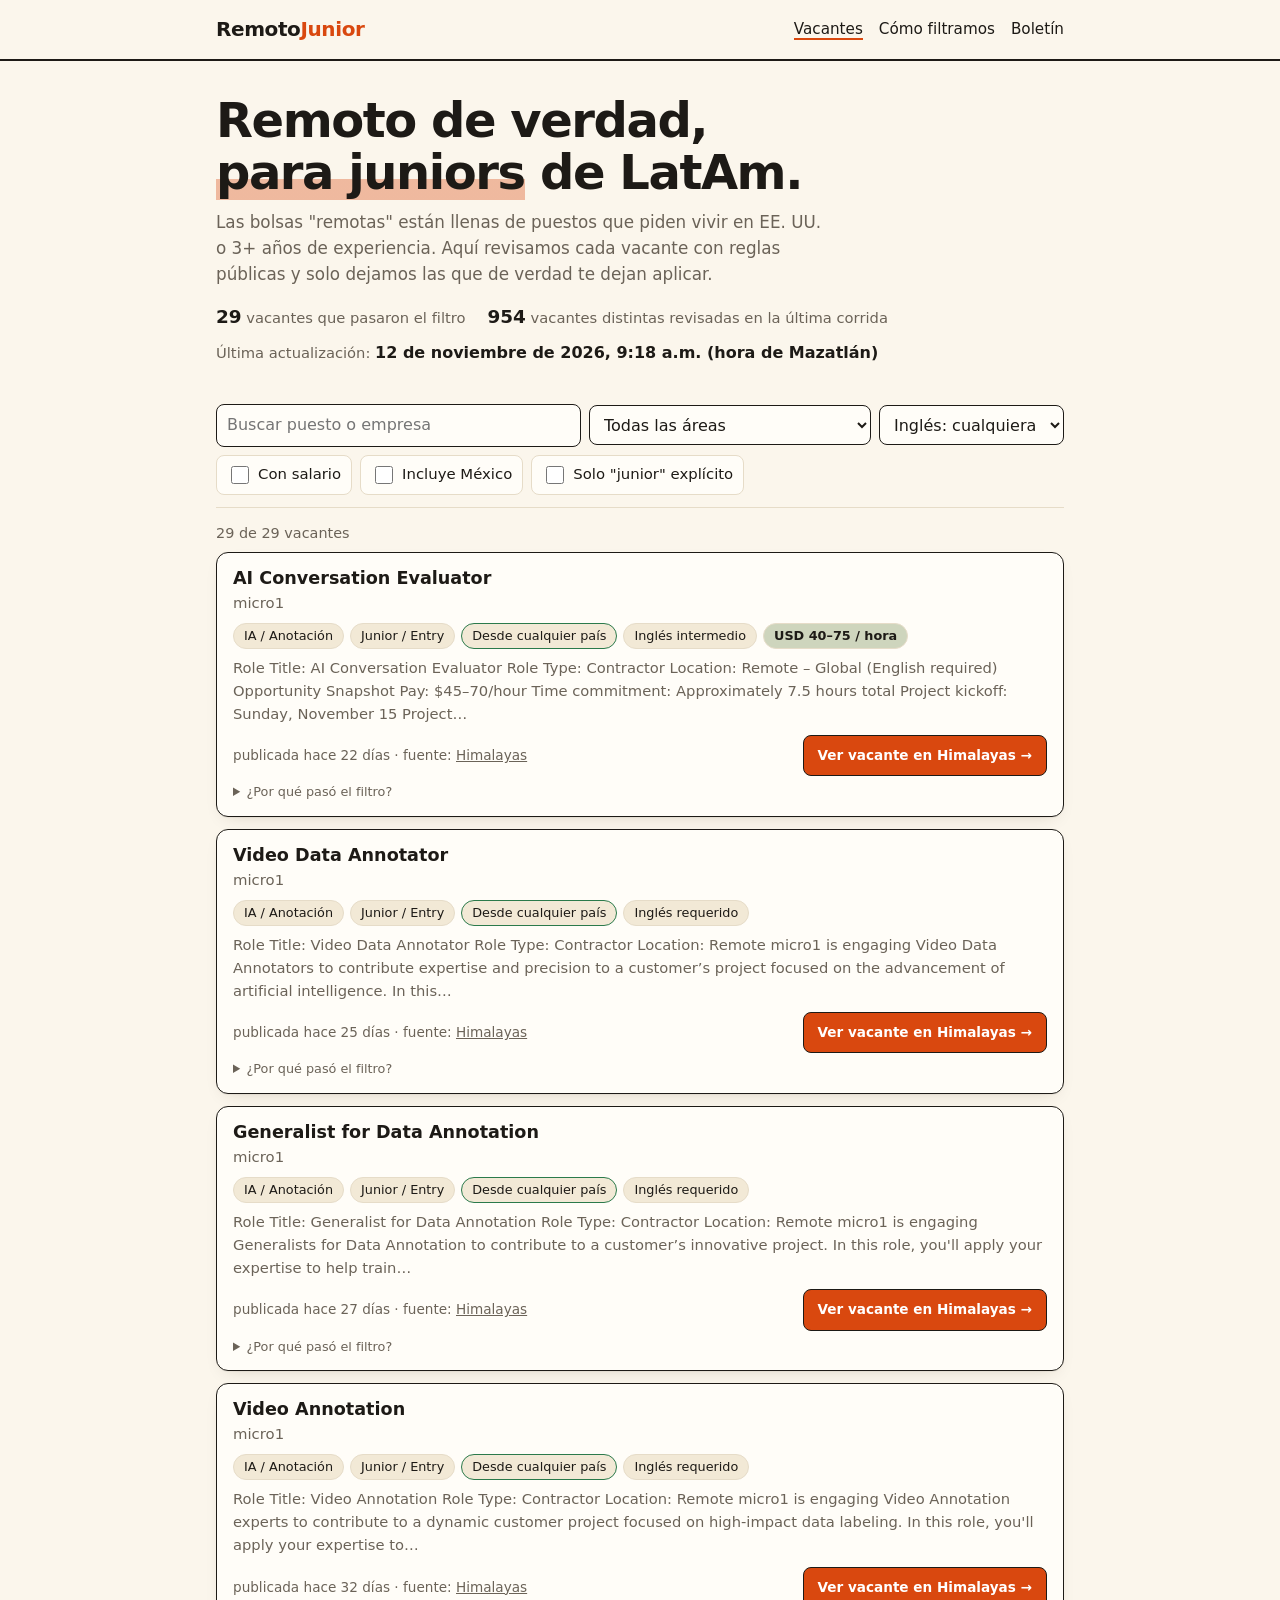
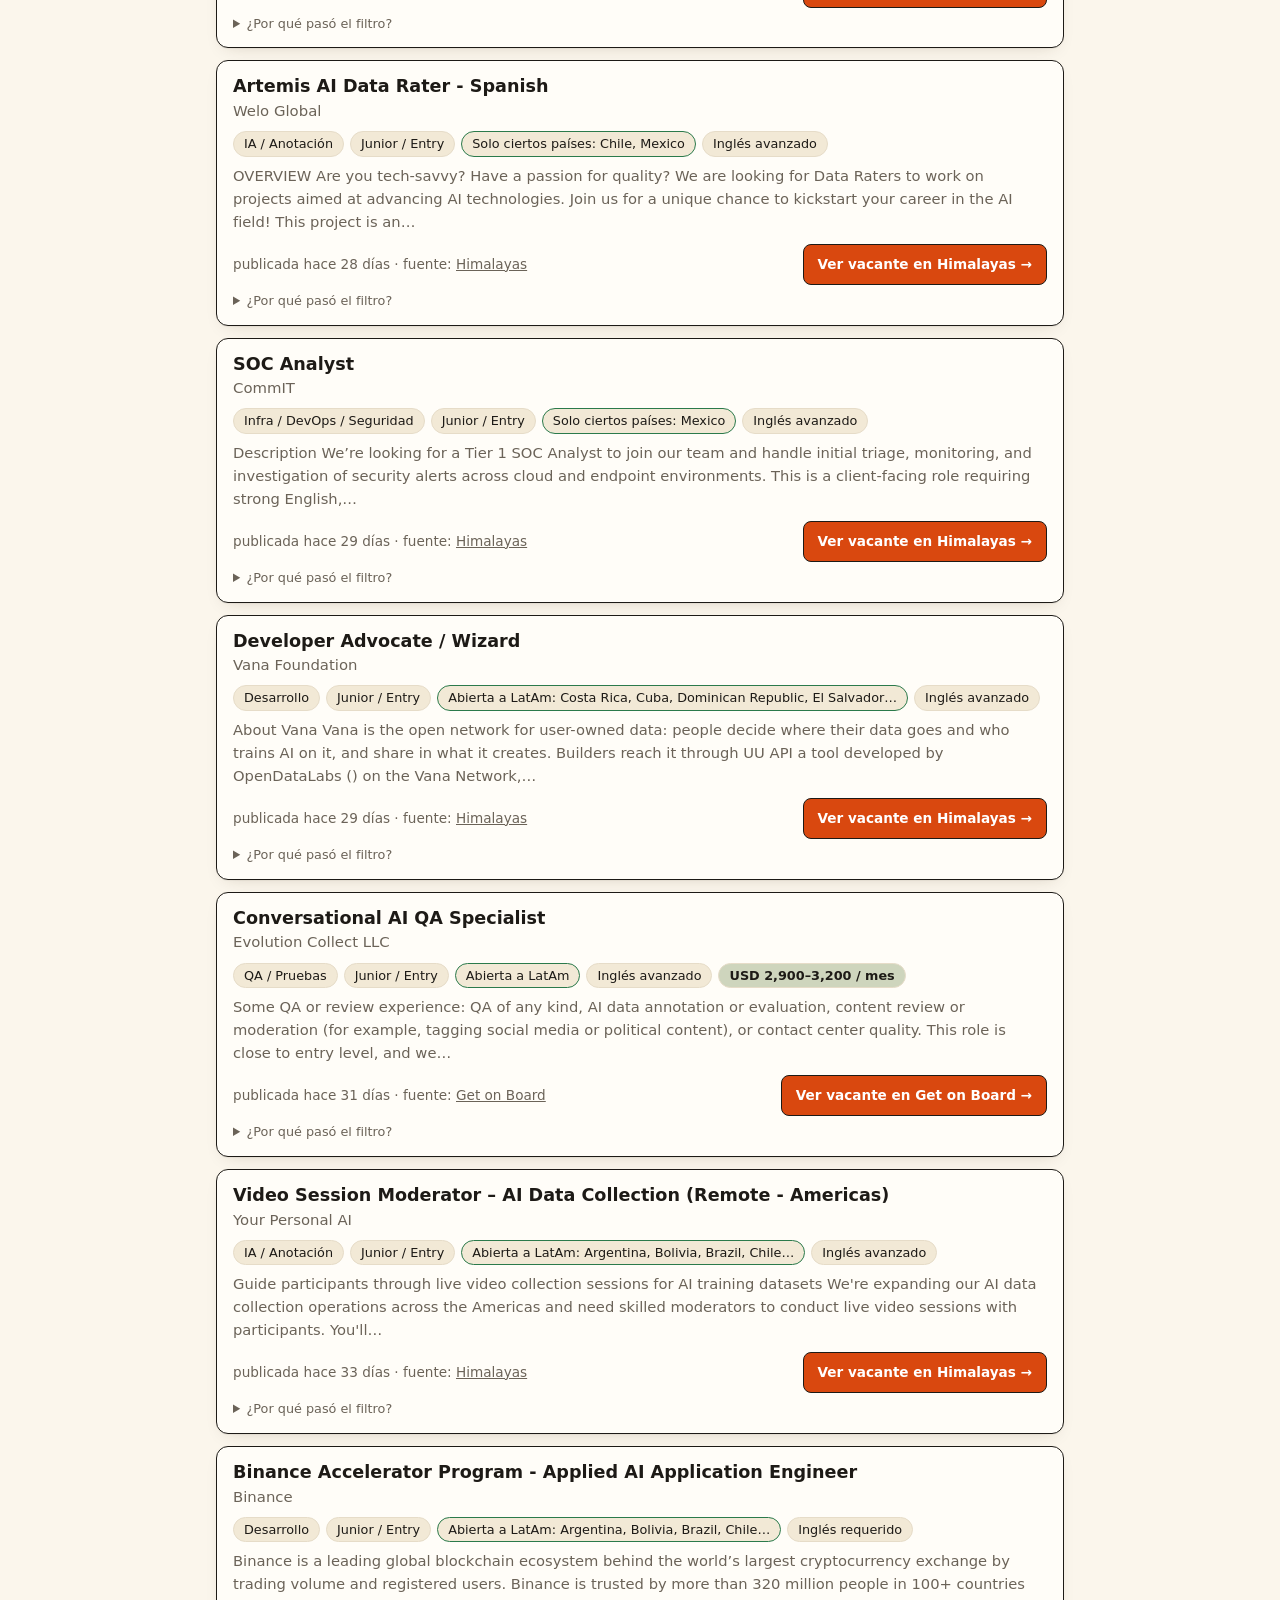
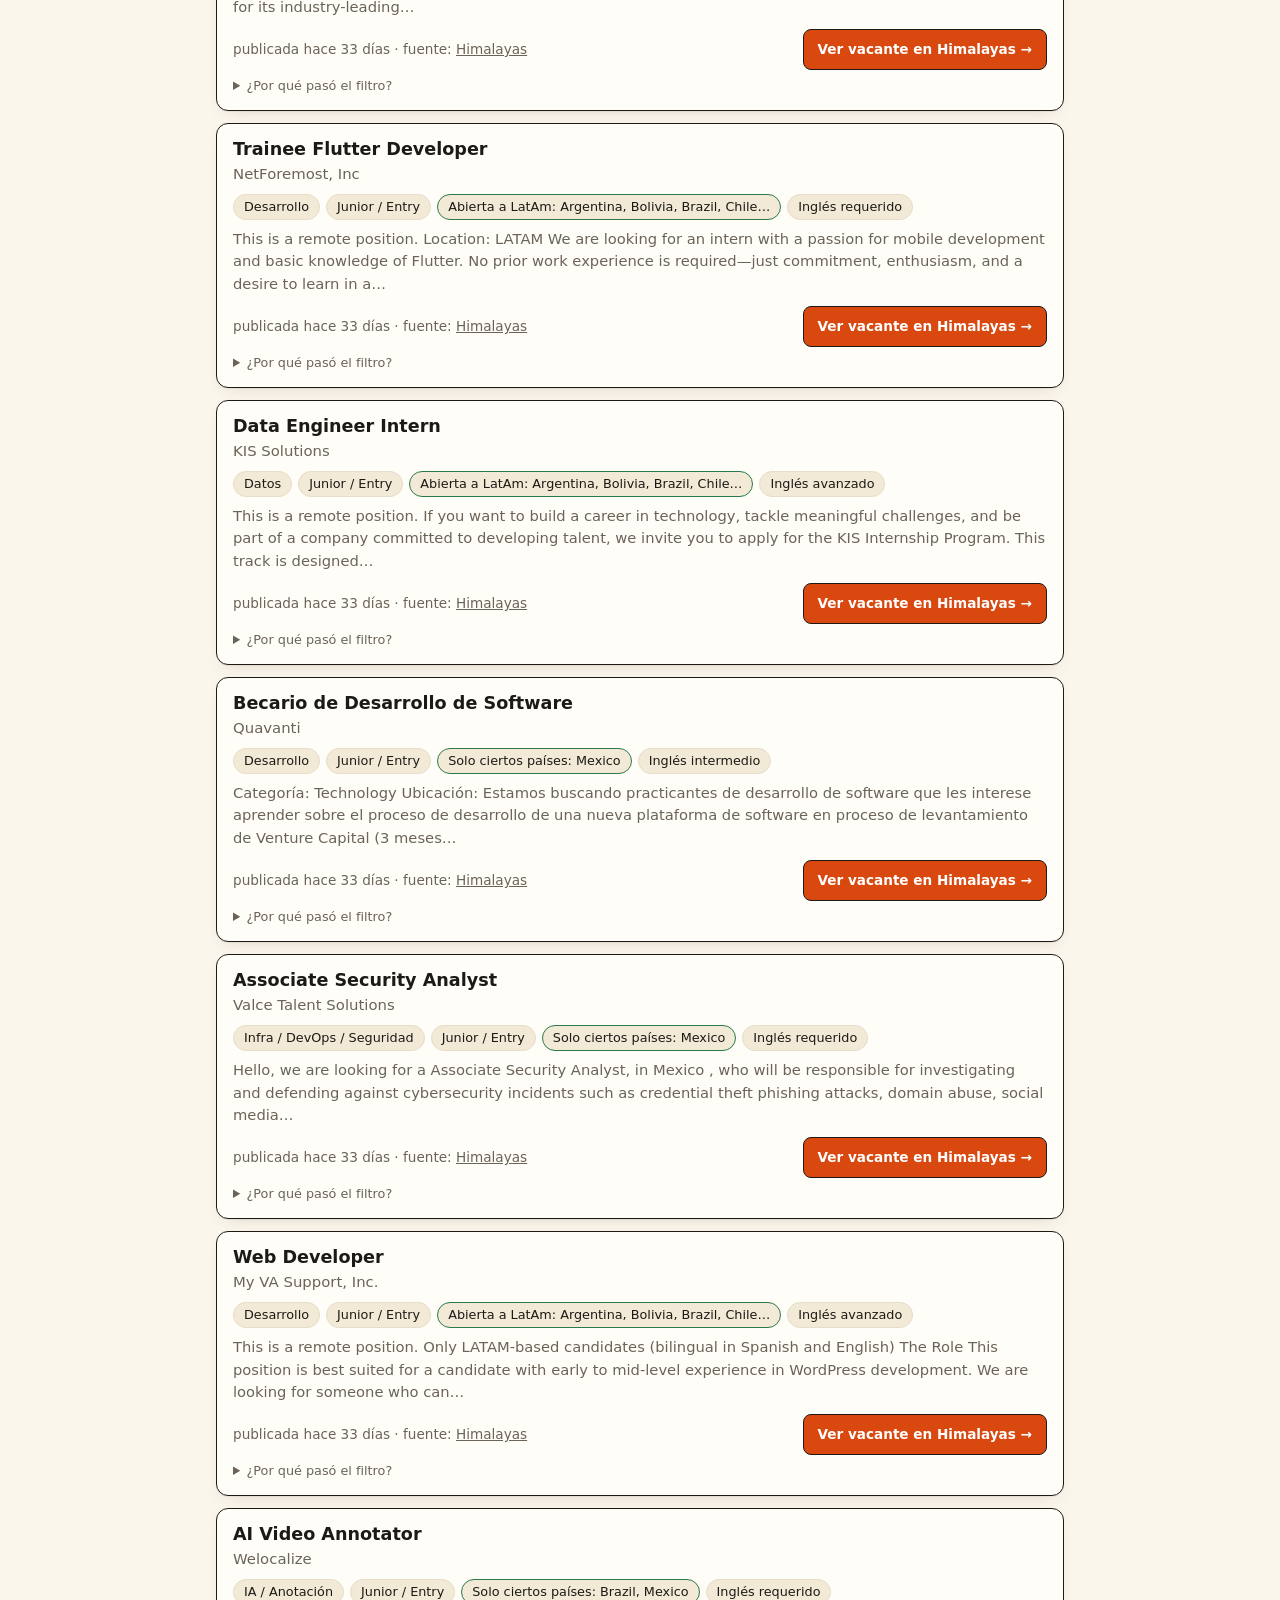
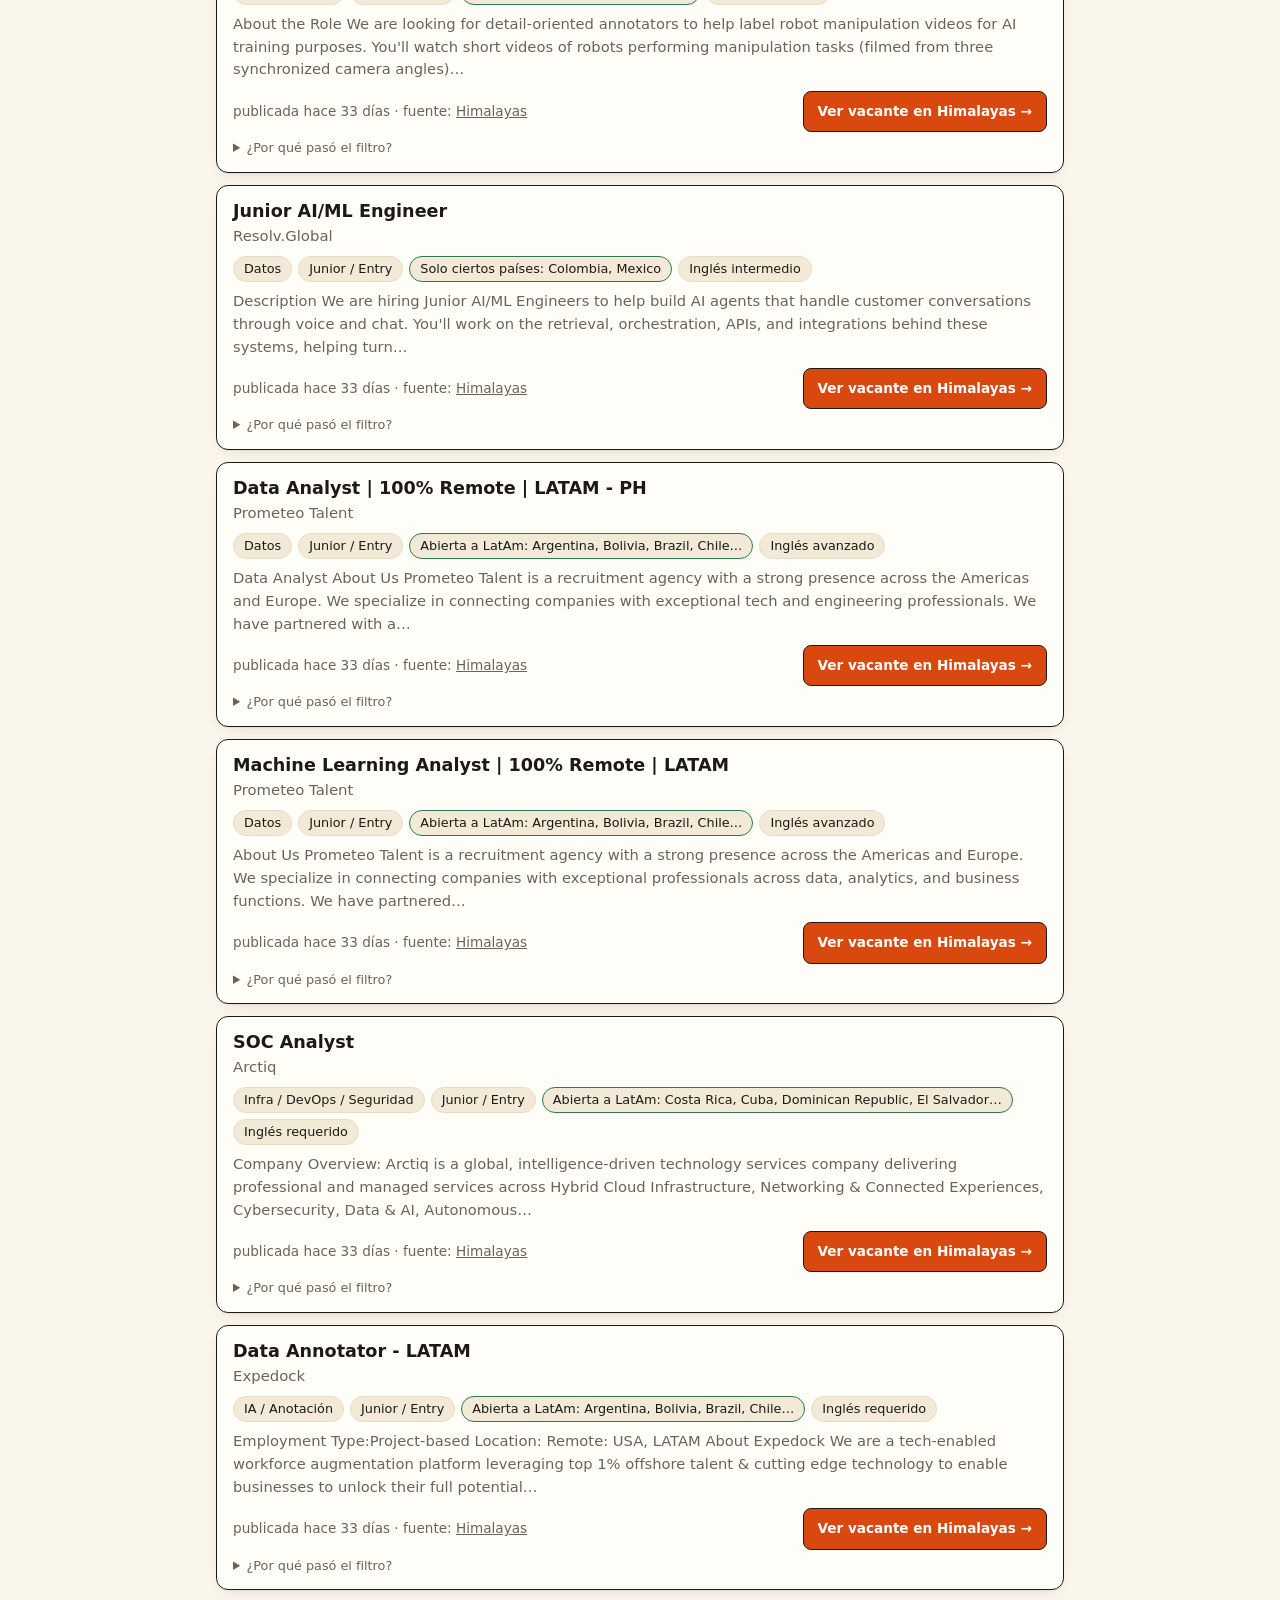
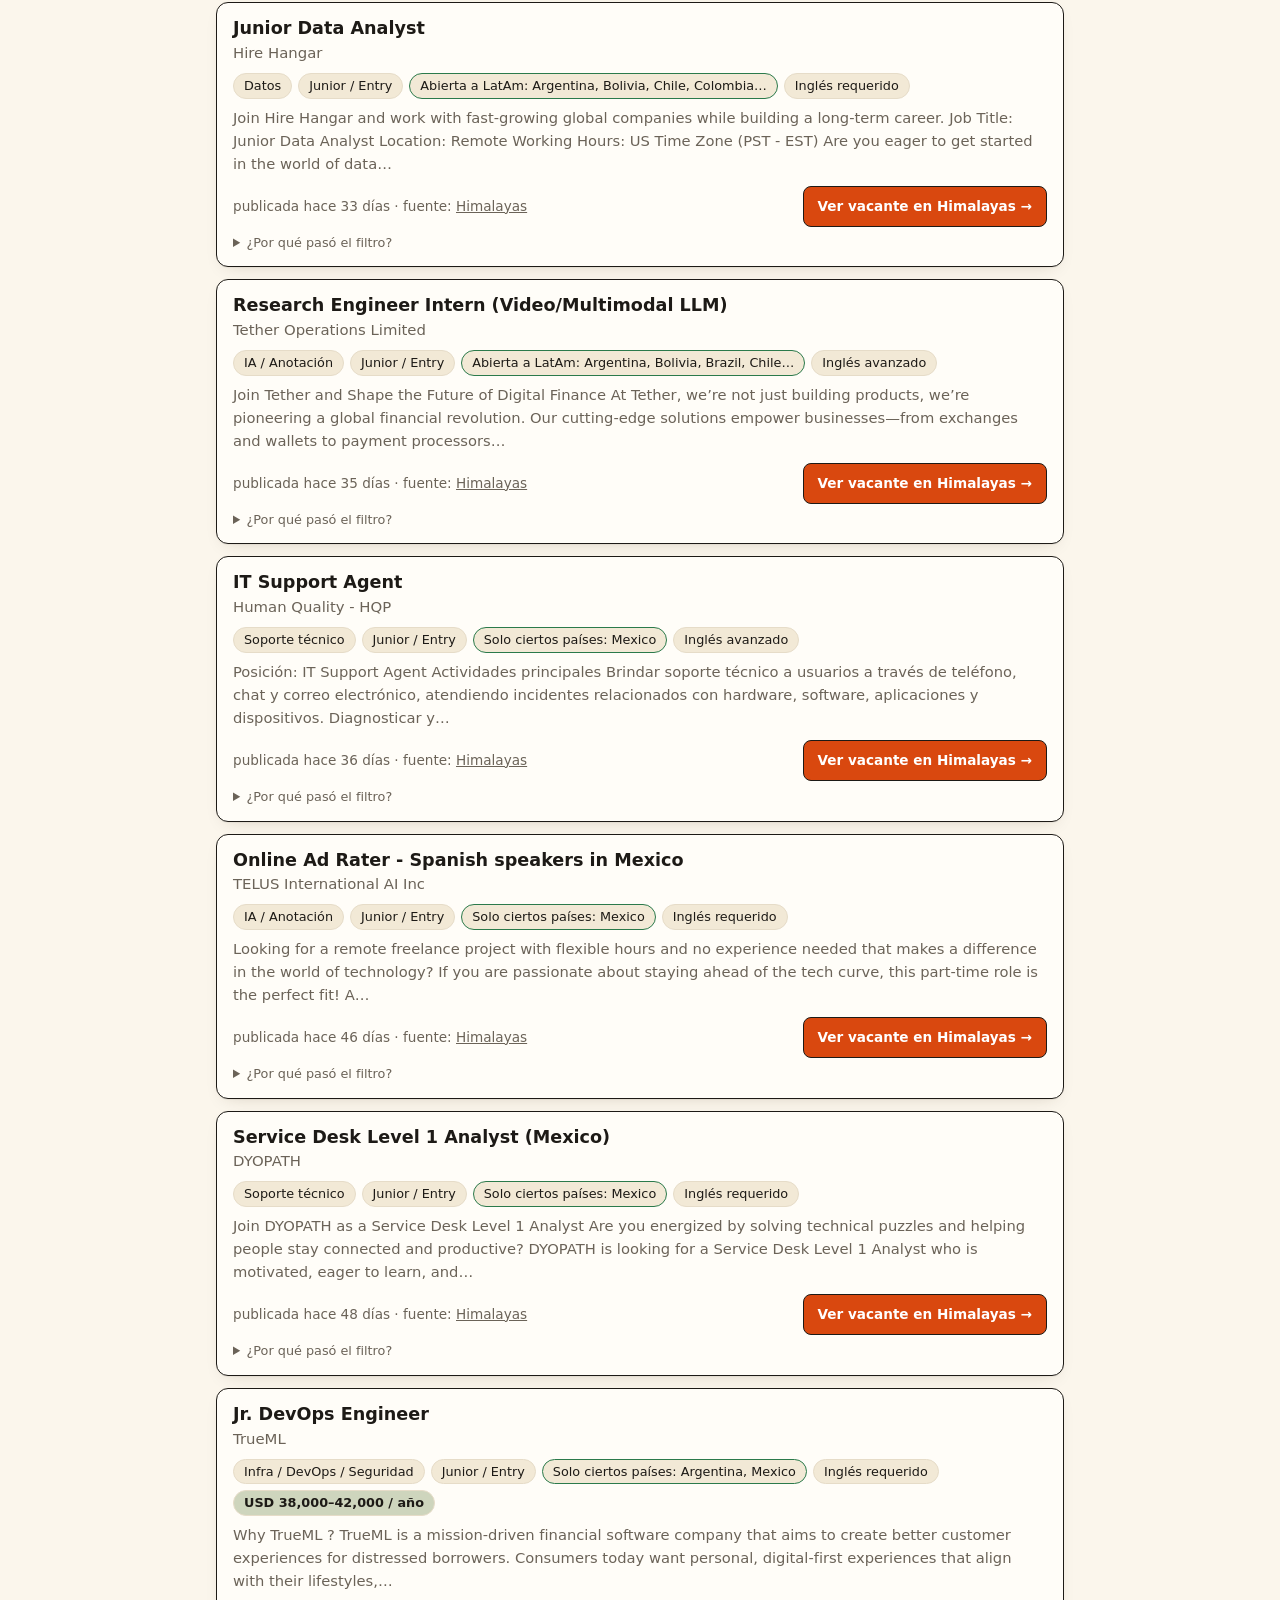
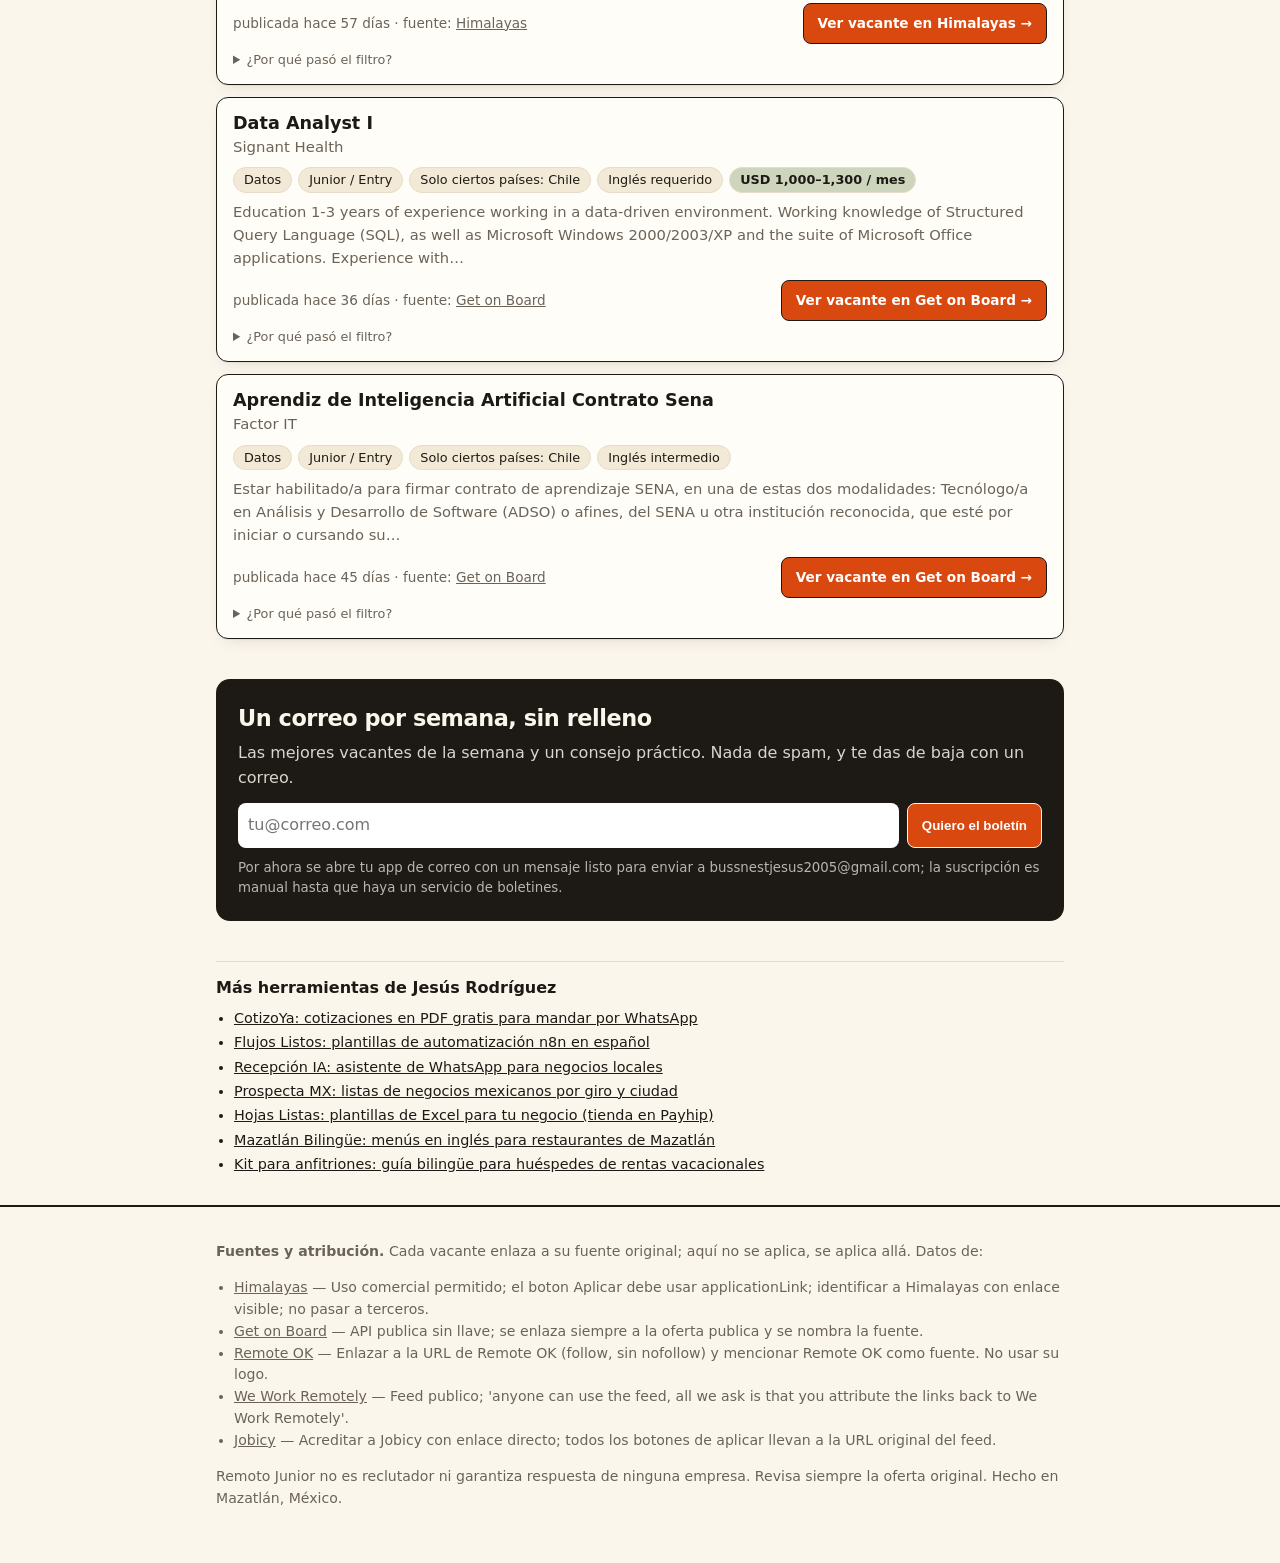
<file: index.html>
<!doctype html>
<html lang="es-MX">
<head>
<meta charset="utf-8">
<meta name="viewport" content="width=device-width,initial-scale=1">
<title>Remoto Junior: vacantes remotas para juniors de LatAm</title>
<meta name="description" content="Bolsa de vacantes remotas de tecnología para juniors de México y LatAm, filtradas con reglas públicas: sin residir en EE. UU. ni pedir 3+ años de experiencia.">
<link rel="canonical" href="https://jesus-jazisenot.github.io/remoto-junior/">
<meta property="og:type" content="website">
<meta property="og:site_name" content="Remoto Junior">
<meta property="og:locale" content="es_MX">
<meta property="og:title" content="Remoto Junior: vacantes remotas para juniors de LatAm">
<meta property="og:description" content="Bolsa de vacantes remotas de tecnología para juniors de México y LatAm, filtradas con reglas públicas: sin residir en EE. UU. ni pedir 3+ años de experiencia.">
<meta property="og:url" content="https://jesus-jazisenot.github.io/remoto-junior/">
<meta property="og:image" content="https://jesus-jazisenot.github.io/remoto-junior/og.png">
<meta property="og:image:width" content="1200">
<meta property="og:image:height" content="630">
<meta property="og:image:alt" content="Remoto Junior: Vacantes remotas reales para juniors de LatAm">
<meta name="twitter:card" content="summary_large_image">
<meta name="twitter:title" content="Remoto Junior: vacantes remotas para juniors de LatAm">
<meta name="twitter:description" content="Bolsa de vacantes remotas de tecnología para juniors de México y LatAm, filtradas con reglas públicas: sin residir en EE. UU. ni pedir 3+ años de experiencia.">
<meta name="twitter:image" content="https://jesus-jazisenot.github.io/remoto-junior/og.png">
<script type="application/ld+json">{"@context": "https://schema.org", "@type": "WebSite", "name": "Remoto Junior", "url": "https://jesus-jazisenot.github.io/remoto-junior/", "inLanguage": "es-MX", "author": {"@type": "Person", "name": "Jesús Rodríguez"}}</script>
<link rel="stylesheet" href="css/style.css">
</head>
<body>
<header class="top"><div class="wrap">
  <a class="logo" href="./">Remoto<b>Junior</b></a>
  <nav><a href="./" aria-current="page">Vacantes</a><a href="como-filtramos.html">Cómo filtramos</a><a href="#suscribir">Boletín</a></nav>
</div></header>

<main class="wrap">
  <section class="hero">
    <h1>Remoto de verdad, <em>para juniors</em> de LatAm.</h1>
    <p>Las bolsas "remotas" están llenas de puestos que piden vivir en EE. UU. o 3+ años de experiencia. Aquí revisamos cada vacante con reglas públicas y solo dejamos las que de verdad te dejan aplicar.</p>
    <div class="stats">
      <span><strong id="s-ok">–</strong> vacantes que pasaron el filtro</span>
      <span><strong id="s-in">–</strong> vacantes distintas revisadas en la última corrida</span>
      <span>Última actualización: <strong id="s-upd" style="font-size:1rem">–</strong></span>
    </div>
  </section>

  <section class="filters" aria-label="Filtros"><div class="row">
    <input id="q" type="search" placeholder="Buscar puesto o empresa" aria-label="Buscar puesto o empresa">
    <select id="area" aria-label="Área"><option value="">Todas las áreas</option></select>
    <select id="ing" aria-label="Inglés requerido">
      <option value="">Inglés: cualquiera</option>
      <option value="sin">Sin inglés</option>
      <option value="hasta_inter">Hasta intermedio</option>
      <option value="avanzado">Solo avanzado</option>
    </select>
    <label class="chk"><input type="checkbox" id="sal"> Con salario</label>
    <label class="chk"><input type="checkbox" id="mx"> Incluye México</label>
    <label class="chk"><input type="checkbox" id="jr"> Solo "junior" explícito</label>
  </div></section>

  <p id="count" role="status" aria-live="polite"></p>
  <ul class="jobs" id="list"><li class="empty">Cargando vacantes…</li></ul>

  <section class="sub" id="suscribir">
    <h2>Un correo por semana, sin relleno</h2>
    <p>Las mejores vacantes de la semana y un consejo práctico. Nada de spam, y te das de baja con un correo.</p>
    <form id="sub-form">
      <input id="sub-mail" type="email" required placeholder="tu@correo.com" aria-label="Tu correo">
      <button class="btn" type="submit">Quiero el boletín</button>
    </form>
    <small>Por ahora se abre tu app de correo con un mensaje listo para enviar a bussnestjesus2005@gmail.com; la suscripción es manual hasta que haya un servicio de boletines.</small>
  </section>
<aside class="mas" aria-labelledby="mas-t"><h2 id="mas-t">Más herramientas de Jesús Rodríguez</h2><ul><li><a href="https://jesus-jazisenot.github.io/cotizoya/">CotizoYa: cotizaciones en PDF gratis para mandar por WhatsApp</a></li><li><a href="https://jesus-jazisenot.github.io/flujos-listos/">Flujos Listos: plantillas de automatización n8n en español</a></li><li><a href="https://jesus-jazisenot.github.io/recepcion-ia/">Recepción IA: asistente de WhatsApp para negocios locales</a></li><li><a href="https://jesus-jazisenot.github.io/prospecta-mx/">Prospecta MX: listas de negocios mexicanos por giro y ciudad</a></li><li><a href="https://payhip.com/HojasListas">Hojas Listas: plantillas de Excel para tu negocio (tienda en Payhip)</a></li><li><a href="https://jesus-jazisenot.github.io/mazatlan-bilingue/">Mazatlán Bilingüe: menús en inglés para restaurantes de Mazatlán</a></li><li><a href="https://jesus-jazisenot.github.io/kit-anfitriones/">Kit para anfitriones: guía bilingüe para huéspedes de rentas vacacionales</a></li></ul></aside>
</main>

<footer><div class="wrap">
  <p><strong>Fuentes y atribución.</strong> Cada vacante enlaza a su fuente original; aquí no se aplica, se aplica allá. Datos de:</p>
  <ul id="src"></ul>
  <p>Remoto Junior no es reclutador ni garantiza respuesta de ninguna empresa. Revisa siempre la oferta original. Hecho en Mazatlán, México.</p>
</div></footer>
<script src="js/app.js"></script>
</body>
</html>
</file>
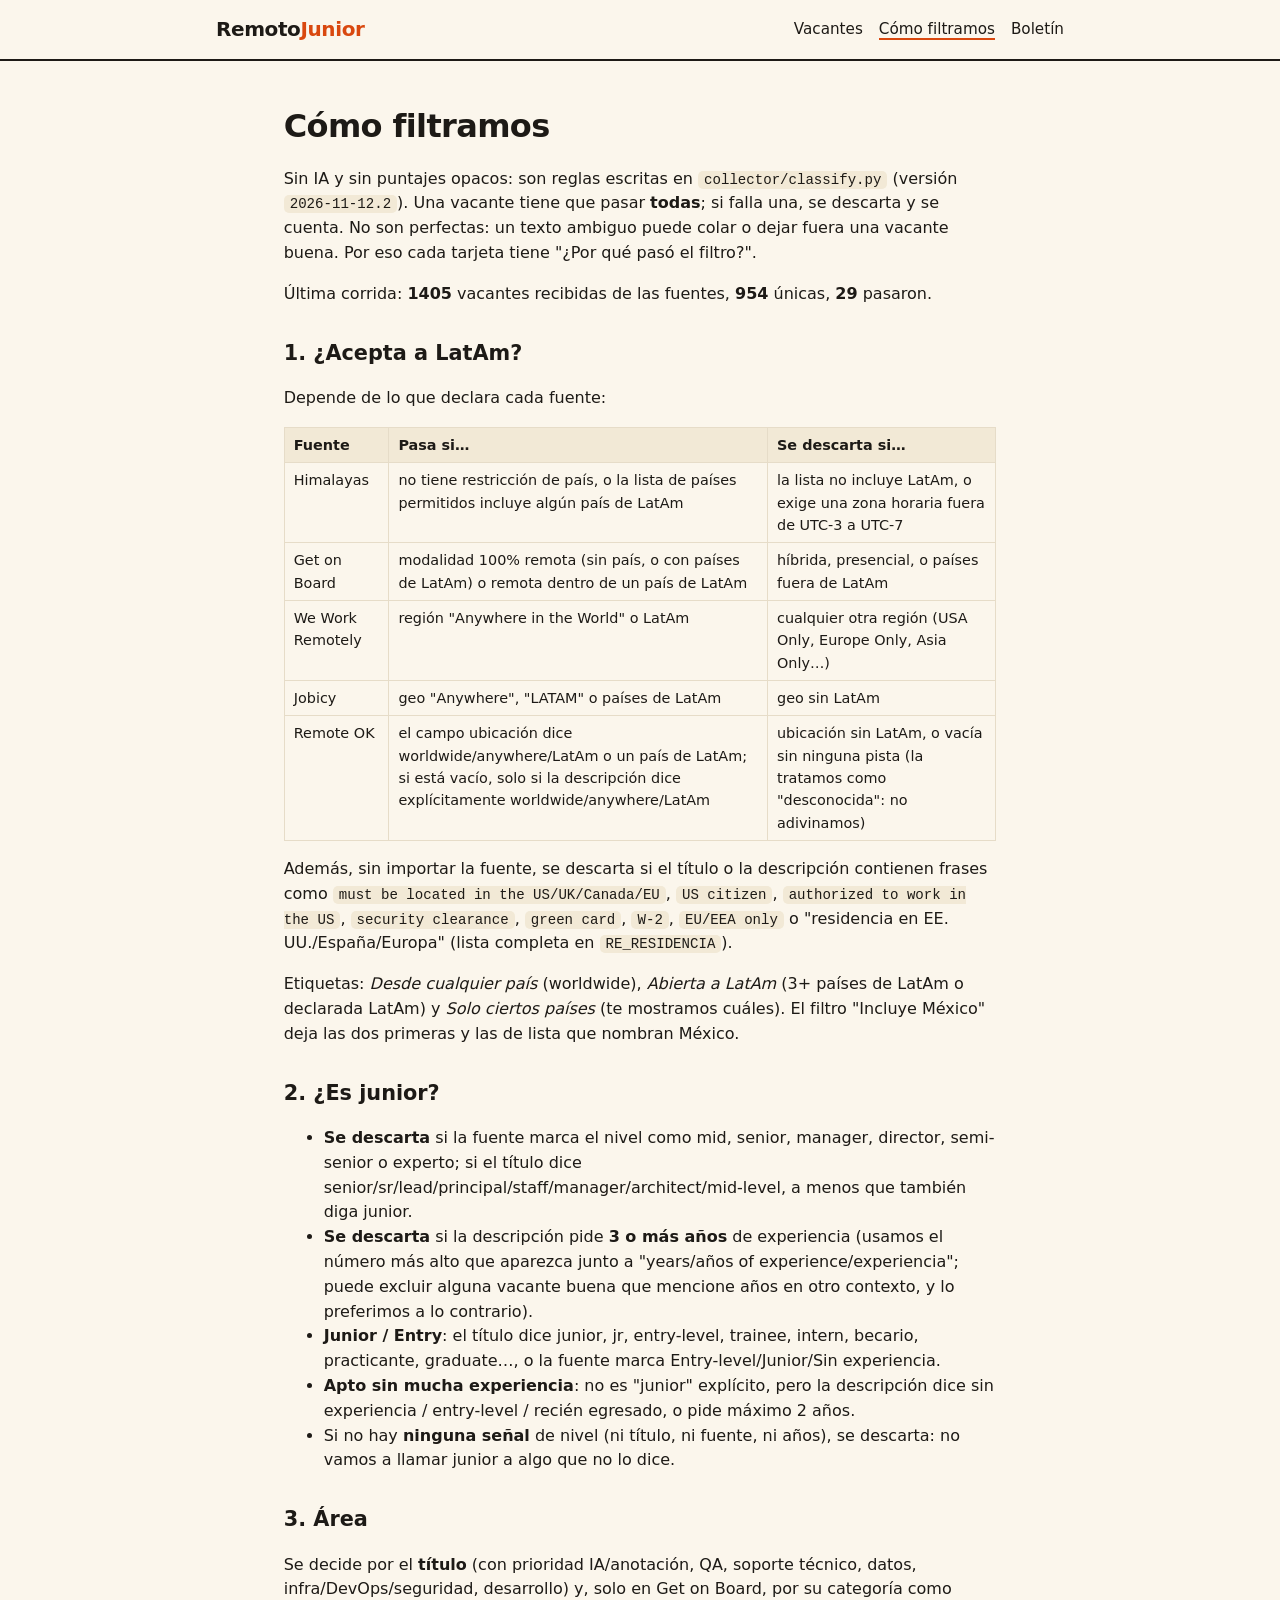
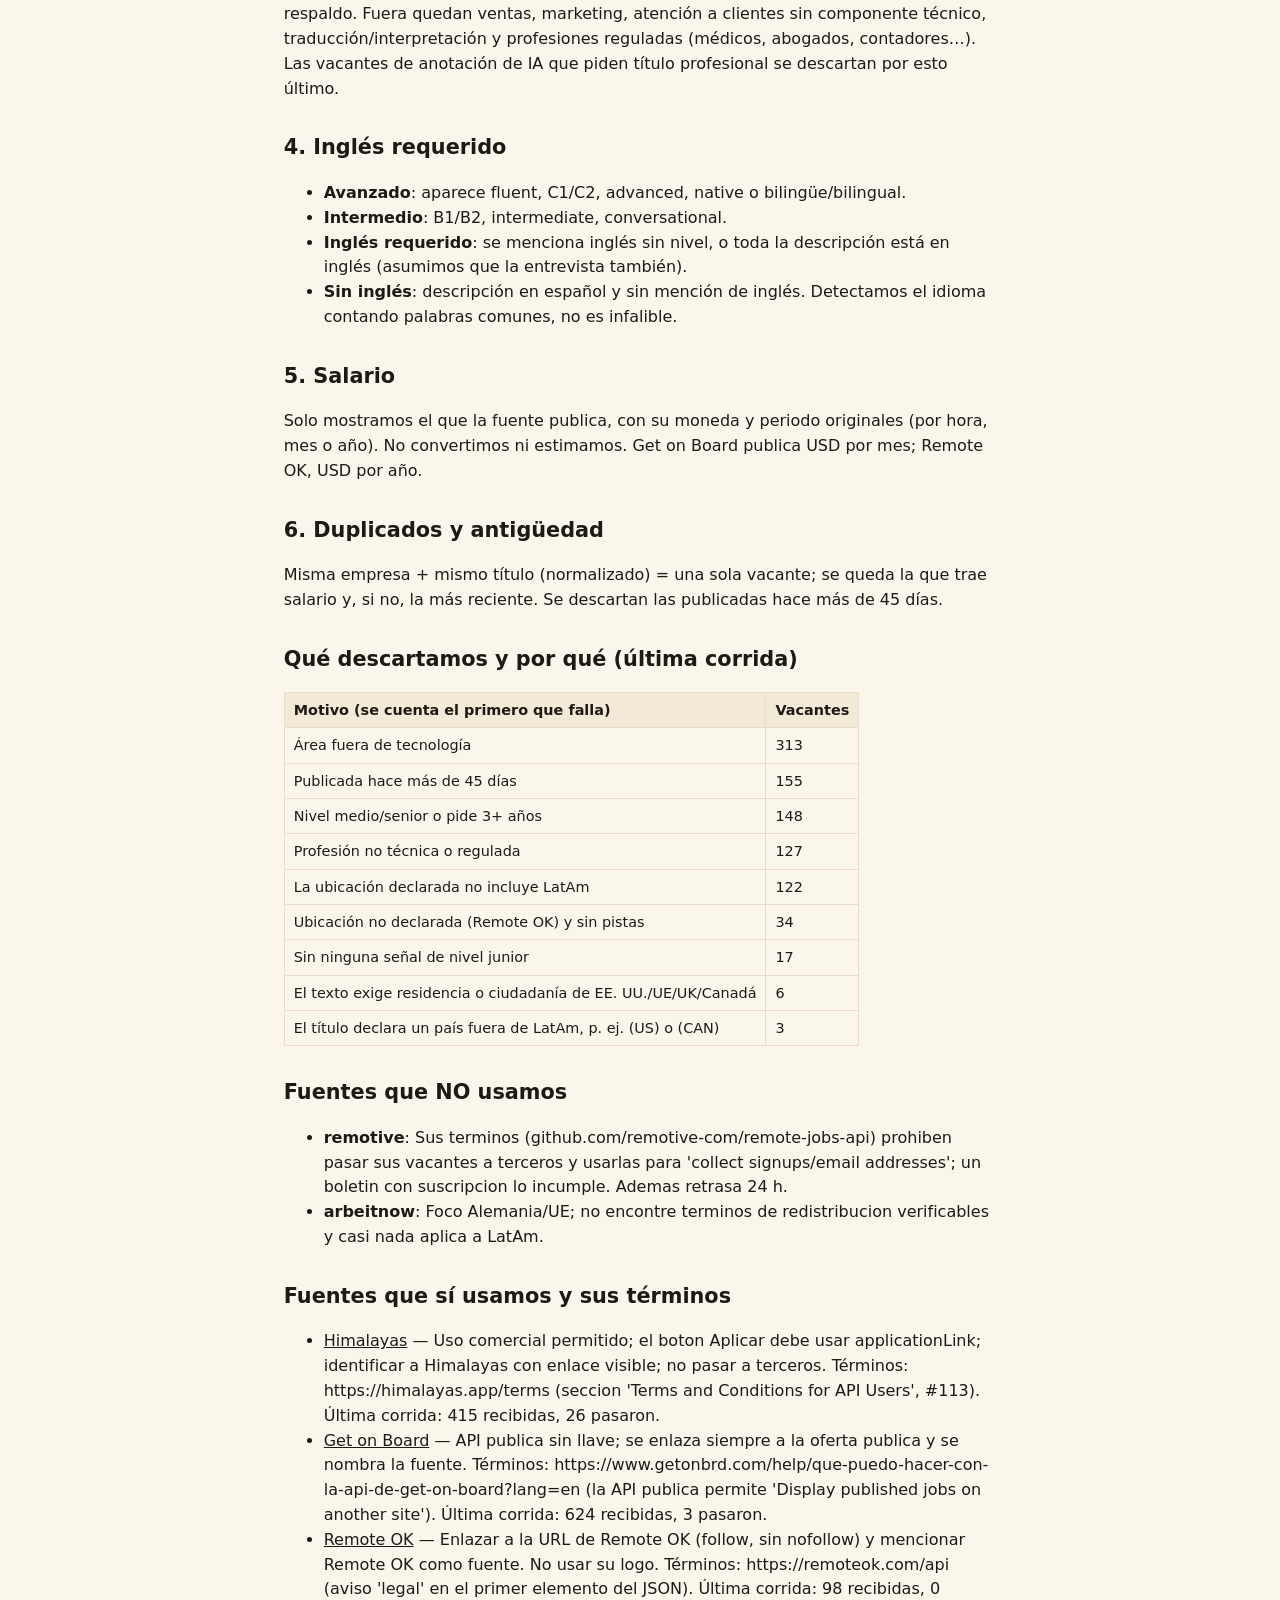
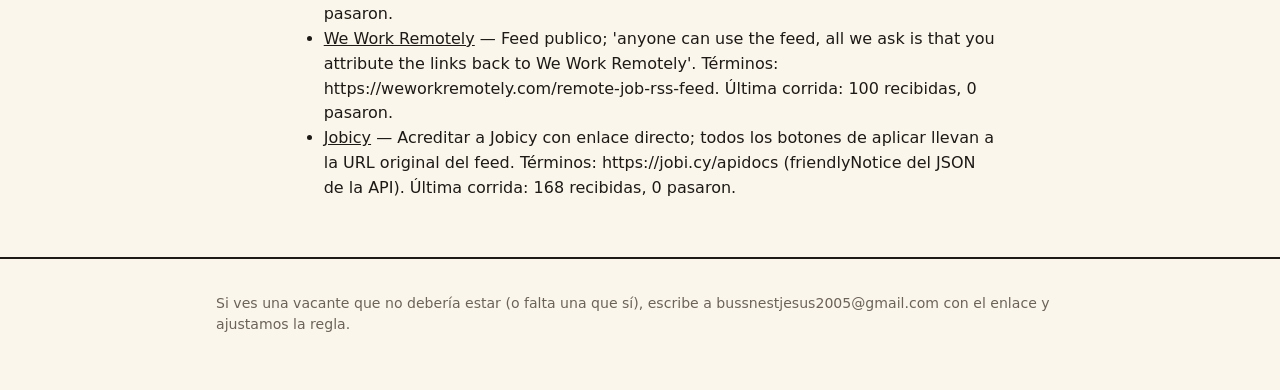
<file: como-filtramos.html>
<!doctype html>
<html lang="es-MX">
<head>
<meta charset="utf-8">
<meta name="viewport" content="width=device-width,initial-scale=1">
<title>Cómo filtramos las vacantes | Remoto Junior</title>
<meta name="description" content="Conoce las reglas exactas con las que Remoto Junior decide qué vacantes remotas de tecnología son aptas para juniors de México y Latinoamérica. Sin magia ni IA.">
<link rel="canonical" href="https://jesus-jazisenot.github.io/remoto-junior/como-filtramos.html">
<meta property="og:type" content="website">
<meta property="og:site_name" content="Remoto Junior">
<meta property="og:locale" content="es_MX">
<meta property="og:title" content="Cómo filtramos las vacantes | Remoto Junior">
<meta property="og:description" content="Conoce las reglas exactas con las que Remoto Junior decide qué vacantes remotas de tecnología son aptas para juniors de México y Latinoamérica. Sin magia ni IA.">
<meta property="og:url" content="https://jesus-jazisenot.github.io/remoto-junior/como-filtramos.html">
<meta property="og:image" content="https://jesus-jazisenot.github.io/remoto-junior/og.png">
<meta property="og:image:width" content="1200">
<meta property="og:image:height" content="630">
<meta property="og:image:alt" content="Remoto Junior: Vacantes remotas reales para juniors de LatAm">
<meta name="twitter:card" content="summary_large_image">
<meta name="twitter:title" content="Cómo filtramos las vacantes | Remoto Junior">
<meta name="twitter:description" content="Conoce las reglas exactas con las que Remoto Junior decide qué vacantes remotas de tecnología son aptas para juniors de México y Latinoamérica. Sin magia ni IA.">
<meta name="twitter:image" content="https://jesus-jazisenot.github.io/remoto-junior/og.png">
<link rel="stylesheet" href="css/style.css">
</head>
<body>
<header class="top"><div class="wrap">
  <a class="logo" href="./">Remoto<b>Junior</b></a>
  <nav><a href="./">Vacantes</a><a href="como-filtramos.html" aria-current="page">Cómo filtramos</a><a href="./#suscribir">Boletín</a></nav>
</div></header>
<main class="wrap prose">
  <h1>Cómo filtramos</h1>
  <p>Sin IA y sin puntajes opacos: son reglas escritas en <code>collector/classify.py</code> (versión <code id="ver">–</code>). Una vacante tiene que pasar <strong>todas</strong>; si falla una, se descarta y se cuenta. No son perfectas: un texto ambiguo puede colar o dejar fuera una vacante buena. Por eso cada tarjeta tiene "¿Por qué pasó el filtro?".</p>
  <p id="cifras"></p>

  <h2>1. ¿Acepta a LatAm?</h2>
  <p>Depende de lo que declara cada fuente:</p>
  <table>
    <tr><th>Fuente</th><th>Pasa si…</th><th>Se descarta si…</th></tr>
    <tr><td>Himalayas</td><td>no tiene restricción de país, o la lista de países permitidos incluye algún país de LatAm</td><td>la lista no incluye LatAm, o exige una zona horaria fuera de UTC-3 a UTC-7</td></tr>
    <tr><td>Get on Board</td><td>modalidad 100% remota (sin país, o con países de LatAm) o remota dentro de un país de LatAm</td><td>híbrida, presencial, o países fuera de LatAm</td></tr>
    <tr><td>We Work Remotely</td><td>región "Anywhere in the World" o LatAm</td><td>cualquier otra región (USA Only, Europe Only, Asia Only…)</td></tr>
    <tr><td>Jobicy</td><td>geo "Anywhere", "LATAM" o países de LatAm</td><td>geo sin LatAm</td></tr>
    <tr><td>Remote OK</td><td>el campo ubicación dice worldwide/anywhere/LatAm o un país de LatAm; si está vacío, solo si la descripción dice explícitamente worldwide/anywhere/LatAm</td><td>ubicación sin LatAm, o vacía sin ninguna pista (la tratamos como "desconocida": no adivinamos)</td></tr>
  </table>
  <p>Además, sin importar la fuente, se descarta si el título o la descripción contienen frases como <code>must be located in the US/UK/Canada/EU</code>, <code>US citizen</code>, <code>authorized to work in the US</code>, <code>security clearance</code>, <code>green card</code>, <code>W-2</code>, <code>EU/EEA only</code> o "residencia en EE. UU./España/Europa" (lista completa en <code>RE_RESIDENCIA</code>).</p>
  <p>Etiquetas: <em>Desde cualquier país</em> (worldwide), <em>Abierta a LatAm</em> (3+ países de LatAm o declarada LatAm) y <em>Solo ciertos países</em> (te mostramos cuáles). El filtro "Incluye México" deja las dos primeras y las de lista que nombran México.</p>

  <h2>2. ¿Es junior?</h2>
  <ul>
    <li><strong>Se descarta</strong> si la fuente marca el nivel como mid, senior, manager, director, semi-senior o experto; si el título dice senior/sr/lead/principal/staff/manager/architect/mid-level, a menos que también diga junior.</li>
    <li><strong>Se descarta</strong> si la descripción pide <strong>3 o más años</strong> de experiencia (usamos el número más alto que aparezca junto a "years/años of experience/experiencia"; puede excluir alguna vacante buena que mencione años en otro contexto, y lo preferimos a lo contrario).</li>
    <li><strong>Junior / Entry</strong>: el título dice junior, jr, entry-level, trainee, intern, becario, practicante, graduate…, o la fuente marca Entry-level/Junior/Sin experiencia.</li>
    <li><strong>Apto sin mucha experiencia</strong>: no es "junior" explícito, pero la descripción dice sin experiencia / entry-level / recién egresado, o pide máximo 2 años.</li>
    <li>Si no hay <strong>ninguna señal</strong> de nivel (ni título, ni fuente, ni años), se descarta: no vamos a llamar junior a algo que no lo dice.</li>
  </ul>

  <h2>3. Área</h2>
  <p>Se decide por el <strong>título</strong> (con prioridad IA/anotación, QA, soporte técnico, datos, infra/DevOps/seguridad, desarrollo) y, solo en Get on Board, por su categoría como respaldo. Fuera quedan ventas, marketing, atención a clientes sin componente técnico, traducción/interpretación y profesiones reguladas (médicos, abogados, contadores…). Las vacantes de anotación de IA que piden título profesional se descartan por esto último.</p>

  <h2>4. Inglés requerido</h2>
  <ul>
    <li><strong>Avanzado</strong>: aparece fluent, C1/C2, advanced, native o bilingüe/bilingual.</li>
    <li><strong>Intermedio</strong>: B1/B2, intermediate, conversational.</li>
    <li><strong>Inglés requerido</strong>: se menciona inglés sin nivel, o toda la descripción está en inglés (asumimos que la entrevista también).</li>
    <li><strong>Sin inglés</strong>: descripción en español y sin mención de inglés. Detectamos el idioma contando palabras comunes, no es infalible.</li>
  </ul>

  <h2>5. Salario</h2>
  <p>Solo mostramos el que la fuente publica, con su moneda y periodo originales (por hora, mes o año). No convertimos ni estimamos. Get on Board publica USD por mes; Remote OK, USD por año.</p>

  <h2>6. Duplicados y antigüedad</h2>
  <p>Misma empresa + mismo título (normalizado) = una sola vacante; se queda la que trae salario y, si no, la más reciente. Se descartan las publicadas hace más de <span id="dias">45</span> días.</p>

  <h2>Qué descartamos y por qué (última corrida)</h2>
  <div id="descartes"></div>

  <h2>Fuentes que NO usamos</h2>
  <ul id="nousadas"></ul>

  <h2>Fuentes que sí usamos y sus términos</h2>
  <ul id="siusadas"></ul>
</main>
<footer><div class="wrap"><p>Si ves una vacante que no debería estar (o falta una que sí), escribe a bussnestjesus2005@gmail.com con el enlace y ajustamos la regla.</p></div></footer>
<script>
(function(){
  function esc(s){return String(s).replace(/[&<>"']/g,function(c){return{"&":"&amp;","<":"&lt;",">":"&gt;",'"':"&quot;","'":"&#39;"}[c]})}
  var NOM={ubicacion_no_latam:"La ubicación declarada no incluye LatAm",ubicacion_desconocida:"Ubicación no declarada (Remote OK) y sin pistas",exige_residencia_ciudadania:"El texto exige residencia o ciudadanía de EE. UU./UE/UK/Canadá",profesion_no_tecnica:"Profesión no técnica o regulada",area_fuera_de_tecnologia:"Área fuera de tecnología",nivel_no_junior:"Nivel medio/senior o pide 3+ años",sin_senal_de_nivel_junior:"Sin ninguna señal de nivel junior",datos_incompletos:"Faltaba título o enlace",titulo_indica_pais_fuera_de_latam:"El título declara un país fuera de LatAm, p. ej. (US) o (CAN)",vieja_mas_de_45_dias:"Publicada hace más de 45 días"};
  fetch("data/jobs.json").then(function(r){return r.json()}).then(function(d){
    var m=d.meta; document.getElementById("ver").textContent=m.reglas_version; document.getElementById("dias").textContent=m.max_dias;
    document.getElementById("cifras").innerHTML="Última corrida: <strong>"+m.entradas_total+"</strong> vacantes recibidas de las fuentes, <strong>"+m.tras_dedup+"</strong> únicas, <strong>"+m.sobreviven+"</strong> pasaron.";
    var rows=Object.keys(m.descartes).map(function(k){return "<tr><td>"+esc(NOM[k]||k)+"</td><td>"+m.descartes[k]+"</td></tr>"}).join("");
    document.getElementById("descartes").innerHTML="<table><tr><th>Motivo (se cuenta el primero que falla)</th><th>Vacantes</th></tr>"+rows+"</table>";
    document.getElementById("nousadas").innerHTML=Object.keys(m.fuentes_descartadas).map(function(k){return "<li><strong>"+esc(k)+"</strong>: "+esc(m.fuentes_descartadas[k])+"</li>"}).join("");
    document.getElementById("siusadas").innerHTML=Object.keys(m.fuentes_info).map(function(k){var f=m.fuentes_info[k],e=m.fuentes[k]||{};return "<li><a href=\""+esc(f.home)+"\" rel=\"noopener\">"+esc(f.nombre)+"</a> — "+esc(f.condiciones)+" Términos: "+esc(f.terminos)+". Última corrida: "+(e.ok?e.entradas+" recibidas, "+e.sobreviven+" pasaron":"falló, no aportó")+".</li>"}).join("");
  }).catch(function(){document.getElementById("cifras").textContent="No se pudieron cargar las cifras (sirve la carpeta con un servidor local)."});
})();
</script>
</body>
</html>
</file>
<file: css/style.css>
:root{
  --bg:#fbf6ec; --card:#fffdf8; --ink:#1d1a16; --muted:#6b6358; --line:#e6dcc8;
  --accent:#d9480f; --accent-ink:#fff; --ok:#2b7a4b; --chip:#f2e9d6; --focus:#1c6fd1;
  --shadow:0 1px 0 rgba(0,0,0,.04),0 6px 18px -10px rgba(60,40,10,.25);
}
@media (prefers-color-scheme:dark){
  :root:not([data-theme="light"]){
    --bg:#16130f; --card:#201c16; --ink:#f3ecde; --muted:#a79d8c; --line:#38312a;
    --accent:#ff7a3d; --accent-ink:#1a0f07; --ok:#6fcf97; --chip:#2e2820; --focus:#6aa9ff;
    --shadow:none;
  }
}
:root[data-theme="dark"]{
  --bg:#16130f; --card:#201c16; --ink:#f3ecde; --muted:#a79d8c; --line:#38312a;
  --accent:#ff7a3d; --accent-ink:#1a0f07; --ok:#6fcf97; --chip:#2e2820; --focus:#6aa9ff; --shadow:none;
}
*{box-sizing:border-box}
html{-webkit-text-size-adjust:100%}
body{margin:0;background:var(--bg);color:var(--ink);font:16px/1.55 system-ui,-apple-system,"Segoe UI",Roboto,sans-serif}
.wrap{max-width:880px;margin:0 auto;padding:0 16px}
a{color:inherit}
:focus-visible{outline:3px solid var(--focus);outline-offset:2px}
header.top{border-bottom:2px solid var(--ink)}
header.top .wrap{display:flex;align-items:center;justify-content:space-between;gap:12px;padding-top:14px;padding-bottom:14px;flex-wrap:wrap}
.logo{font-weight:800;font-size:1.25rem;letter-spacing:-.02em;text-decoration:none}
.logo b{color:var(--accent)}
nav a{margin-left:16px;font-size:.95rem;text-decoration:none;border-bottom:2px solid transparent}
nav a:hover,nav a[aria-current]{border-color:var(--accent)}
.hero{padding:34px 0 18px}
.hero h1{font-size:clamp(1.9rem,6vw,3rem);line-height:1.08;letter-spacing:-.03em;margin:0 0 10px;max-width:18ch}
.hero h1 em{font-style:normal;background:linear-gradient(transparent 62%,color-mix(in srgb,var(--accent) 35%,transparent) 0)}
.hero p{margin:0;max-width:58ch;color:var(--muted);font-size:1.05rem}
.stats{display:flex;gap:10px 22px;flex-wrap:wrap;margin-top:16px;font-size:.92rem;color:var(--muted)}
.stats strong{color:var(--ink);font-size:1.15rem}
.filters{position:sticky;top:0;z-index:5;background:var(--bg);padding:12px 0;border-bottom:1px solid var(--line);margin-top:8px}
.filters .row{display:flex;gap:8px;flex-wrap:wrap;align-items:center}
.filters input[type=search],.filters select{font:inherit;padding:8px 10px;border:1.5px solid var(--ink);border-radius:8px;background:var(--card);color:var(--ink);min-height:40px}
.filters input[type=search]{flex:1 1 180px}
.filters label.chk{display:flex;align-items:center;gap:6px;font-size:.93rem;padding:6px 10px;border:1.5px solid var(--line);border-radius:8px;background:var(--card);cursor:pointer;min-height:40px}
.filters label.chk input{accent-color:var(--accent);width:18px;height:18px}
#count{font-size:.9rem;color:var(--muted);margin:14px 0 8px}
ul.jobs{list-style:none;margin:0;padding:0;display:grid;gap:12px}
.job{background:var(--card);border:1.5px solid var(--ink);border-radius:12px;padding:14px 16px;box-shadow:var(--shadow)}
.job h2{font-size:1.1rem;line-height:1.3;margin:0}
.job .co{color:var(--muted);font-size:.93rem;margin:2px 0 8px}
.chips{display:flex;gap:6px;flex-wrap:wrap;margin:0 0 8px;padding:0;list-style:none}
.chips li{background:var(--chip);border-radius:999px;padding:2px 10px;font-size:.8rem;border:1px solid var(--line)}
.chips li.sal{background:color-mix(in srgb,var(--ok) 18%,var(--chip));font-weight:600}
.chips li.mx{border-color:var(--ok)}
.job p.res{margin:0 0 10px;font-size:.92rem;color:var(--muted)}
.job .foot{display:flex;justify-content:space-between;align-items:center;gap:8px;flex-wrap:wrap;font-size:.85rem;color:var(--muted)}
.btn{display:inline-block;background:var(--accent);color:var(--accent-ink);font-weight:700;text-decoration:none;padding:9px 14px;border-radius:8px;border:1.5px solid var(--ink);min-height:40px}
.btn:hover{transform:translate(-1px,-1px);box-shadow:2px 2px 0 var(--ink)}
.why{font-size:.8rem;margin-top:6px;color:var(--muted)}
.why summary{cursor:pointer}
.sub{margin:40px 0;background:var(--ink);color:var(--bg);border-radius:14px;padding:22px}
.sub h2{margin:0 0 6px;font-size:1.4rem;letter-spacing:-.02em}
.sub p{margin:0 0 12px;opacity:.85}
.sub form{display:flex;gap:8px;flex-wrap:wrap}
.sub input[type=email]{flex:1 1 220px;font:inherit;padding:10px;border-radius:8px;border:0;min-height:44px}
.sub .btn{border-color:var(--bg)}
.sub small{display:block;margin-top:10px;opacity:.7}
footer{border-top:2px solid var(--ink);margin-top:30px;padding:20px 0 40px;font-size:.88rem;color:var(--muted)}
footer ul{padding-left:18px}
.prose{padding:26px 0 10px;max-width:70ch}
.prose h1{font-size:2rem;letter-spacing:-.02em;line-height:1.15}
.prose h2{margin-top:30px;font-size:1.3rem}
.prose code{background:var(--chip);padding:1px 6px;border-radius:5px;font-size:.88em;word-break:break-word}
.prose table{border-collapse:collapse;width:100%;font-size:.9rem;display:block;overflow-x:auto}
.prose th,.prose td{border:1px solid var(--line);padding:6px 9px;text-align:left;vertical-align:top}
.prose th{background:var(--chip)}
.empty{padding:30px;text-align:center;color:var(--muted);border:1.5px dashed var(--line);border-radius:12px}
@media (max-width:520px){nav a{margin-left:10px}.job{padding:12px}}
@media (prefers-reduced-motion:reduce){.btn:hover{transform:none}}
.mas h2{font-size:1rem;margin:0 0 6px}.mas ul{margin:0;padding-left:18px}.mas li{margin:2px 0}.mas{font-size:.9rem;margin-top:28px;padding-top:14px;border-top:1px solid var(--line)}
</file>
